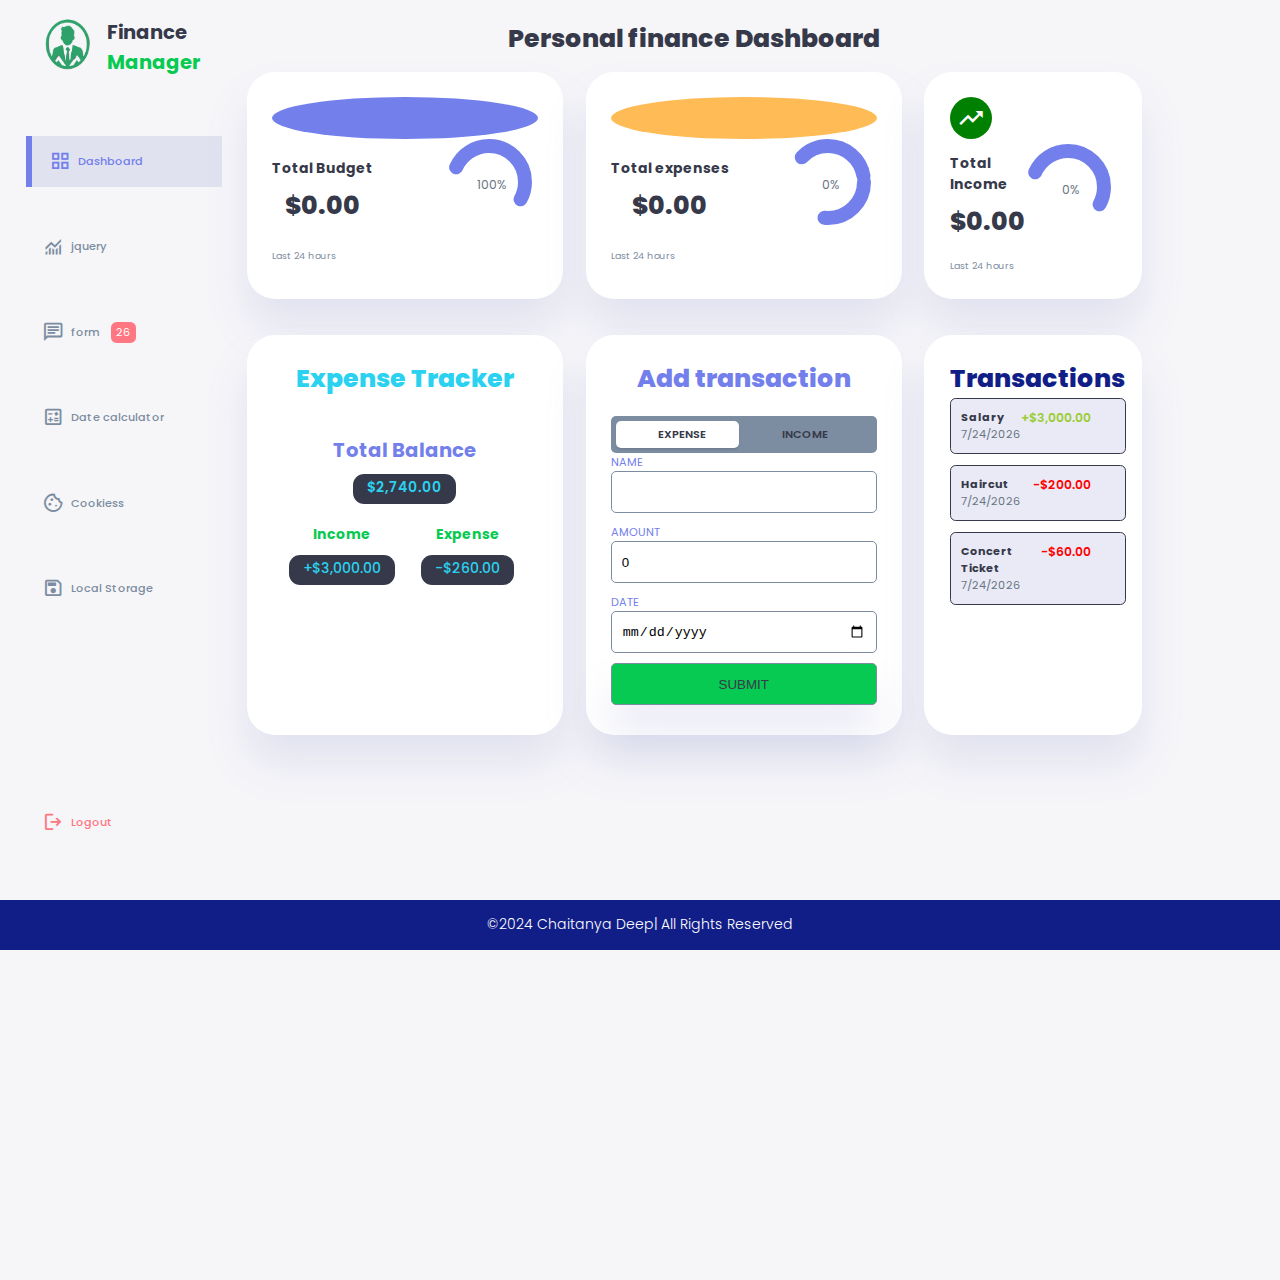
<file: Finance-Dashboard-1-main/Finance-Dashboard-1-main/index.html>
<!DOCTYPE html>
<html lang="en">
<head>
    <meta charset="UTF-8">
    <meta name="viewport" content="width=device-width, initial-scale=1.0">
    <title>Finance Dashboard</title>
    <link rel="icon" type="images/x-icon" href="/images/favicon.ico">
    <!-- Add any CSS libraries or stylesheets here -->
    <link rel="stylesheet" href="css/style.css">
    <link rel="stylesheet" href="https://fonts.googleapis.com/css2?family=Material+Symbols+Outlined:opsz,wght,FILL,GRAD@20..48,100..700,0..1,-50..200" />
    <link rel="preconnect" href="https://fonts.googleapis.com">
    <link rel="preconnect" href="https://fonts.gstatic.com" crossorigin>
    <link href="https://fonts.googleapis.com/css2?family=Poppins:wght@300;400;500;600;700;800&display=swap" rel="stylesheet">
    <!-- Material icon-->
    <link href="https://fonts.googleapis.com/css2?family=Material+Icons" rel="stylesheet">
</head>
<!-- TradingView Widget BEGIN -->
<nav>
<div class="tradingview-widget-container">
    <div class="tradingview-widget-container"></div>
  </div>
</nav>
<!-- TradingView Widget BEGIN -->
<body>
    <div class ="container">
    <aside>
<div class = "top">
    <div class="logo">
        <img src="images/logo.png" alt="Finance Manager Logo">
        <h2>Finance <span class="success">Manager</span></h2>
<div class="close" id="close-btn">
    <span class="material-icons">close</span>
</div>
    </div>
</div>

       <div class="sidebar">
        <a href="index.html" class="active">
        <span class="material-symbols-outlined">grid_view</span>
        <h3>Dashboard</h3>
        </a>
        <a href="jquery.html">
            <span class="material-symbols-outlined">monitoring</span>
            <h3>jquery</h3>
            </a>
            <a href="form.html">
                <span class="material-symbols-outlined">chat</span>
                <h3>form</h3>
                <span class="message-count">26</span>
                </a>
                <a href="date_calculations.html">
                    <span class="material-symbols-outlined">calculate</span>
                    <h3>Date calculator</h3>
                    </a>
                    <a href="cookies.html">
                        <span class="material-symbols-outlined">cookie</span>
                        <h3>Cookiess</h3>
                        </a>
                        <a href="local_storage.html">
                            <span class="material-symbols-outlined">save</span>
                            <h3>Local Storage</h3>
                            </a> 
                        <a href="">
                            <span class="material-symbols-outlined">logout</span>
                            <h3>Logout</h3>
                            </a>             
       </div>
        </aside>
        <main>
            
        <h1>Personal finance Dashboard</h1>
        

  <!-- TradingView Widget END -->
  
        <div class="insights">
        
            <div class="total-budget">
                <span class="material-icons">analytics</span>
                <div class="middle">
                    <div class="left">
                        <h3>Total Budget</h3>
                        <h1 id="total-budget">$0.00</h1>
                    </div>
                    <div class="progress">
                        <svg>
                            <circle cx="38" cy="38" r="36"></circle>
                        </svg>
                        <div class="number">
                            <p id="total-budget">100%</p>
                        </div>
                    </div>
                </div>
                <small class = "text-muted">Last 24 hours</small>
            </div>
            <!---------------------end of budget-------------------------------->
            <div class="expenses">
                <span class="material-icons">bar_chart</span>
                <div class="middle">
                    <div class="left">
                        <h3>Total expenses</h3>
                        <h1 id="total-expenses">$0.00</h1>
                    </div>
                    <div class="progress">
                        <svg>
                            <circle cx="38" cy="38" r="36"></circle>
                        </svg>
                        <div class="number">
                            <p id="expenses-percentage">0%</p>
                        </div>
                    </div>
                </div>
                <small class = "text-muted">Last 24 hours</small>
            </div>
            <!-----------END OF EXPENSES--------------->

             <!----------start of icome--------->
            <div class="income-up">
                <span class="material-icons">trending_up</span>
                <div class="middle">
                    <div class="left">
                        <h3>Total Income</h3>
                        <h1 id="total-income">$0.00</h1>
                    </div>
                    <div class="progress">
                        <svg>
                            <circle cx="38" cy="38" r="36"></circle>
                        </svg>
                        <div class="number">
                            <p id="income-percentage">0%</p>
                        </div>
                    </div>
                </div>
                <small class = "text-muted">Last 24 hours</small>
            </div>
            
            <!----------end of icome--------->

            <!-- Wrapper-->
            <div class="wrapper">
                <h1>Expense Tracker</h1>
                <div class="position">
                    <div>
                    <h2>Total Balance</h2>
                    <span id="balance">$0.00</span>
                </div>
                <div>
                    <h3>Income</h3>
                    <span id="income">$0.00</span>
                </div>
                <div>
                    <h3>Expense</h3>
                    <span id="expense">$0.00</span>
                </div>
            </div>
        </div>
        
    <div class="transaction">
        <h1>Add transaction</h1>
        <form id="transactionForm">
            <div>
                <label for="type">
                    <input type="checkbox" name="type" id="type" />
                    <div class="option">
                        <span>Expense</span>
                        <span>Income</span>

                    </div>
                </label>



            </div>
        <div>
            <label for="name">Name</label>
            <input type="text" name="name" required/>
        </div>
        <div>
            <label for="amount">Amount</label>
            <input type="number" name="amount" value="0" min= "0.01" step="0.01" required/>
        </div>
        <div>
            <label for="date">Date</label>
            <input type="date" name="date" required/>
        </div>
        <button type="submit">Submit</button>
    </form>
    </div>
    <div class="transactionList">
        <h1>Transactions</h1>
        <ul id="transactionList"></ul>
        <div id="status"></div>


    </div>
    </div>
    </main>
        <!----------------END OF MAIN------------------->
<div class="right">
    <!-----------------------Right start here-->
    <div class="top">
<button>
    <button id="menu-btn">
    <span class="material-icons">menu</span>
</button>
<div class="theme-toggler">
    <span class="material-icons active">light_mode</span>
    <span class="material-icons">dark_mode</span>
</div>
</div>

<!-----------------------End of top-->


  
    <!-- TradingView Widget END -->
</div> <!--------end of right-->
</div> <!------end of container-->
</body>
<footer class="footer">
    
    <p>&copy;2024 Chaitanya Deep| All Rights Reserved</p>
  </footer>

    <!-- Add any JavaScript libraries or scripts here -->
    <script src="scripts.js"></script>

</html>
</file>
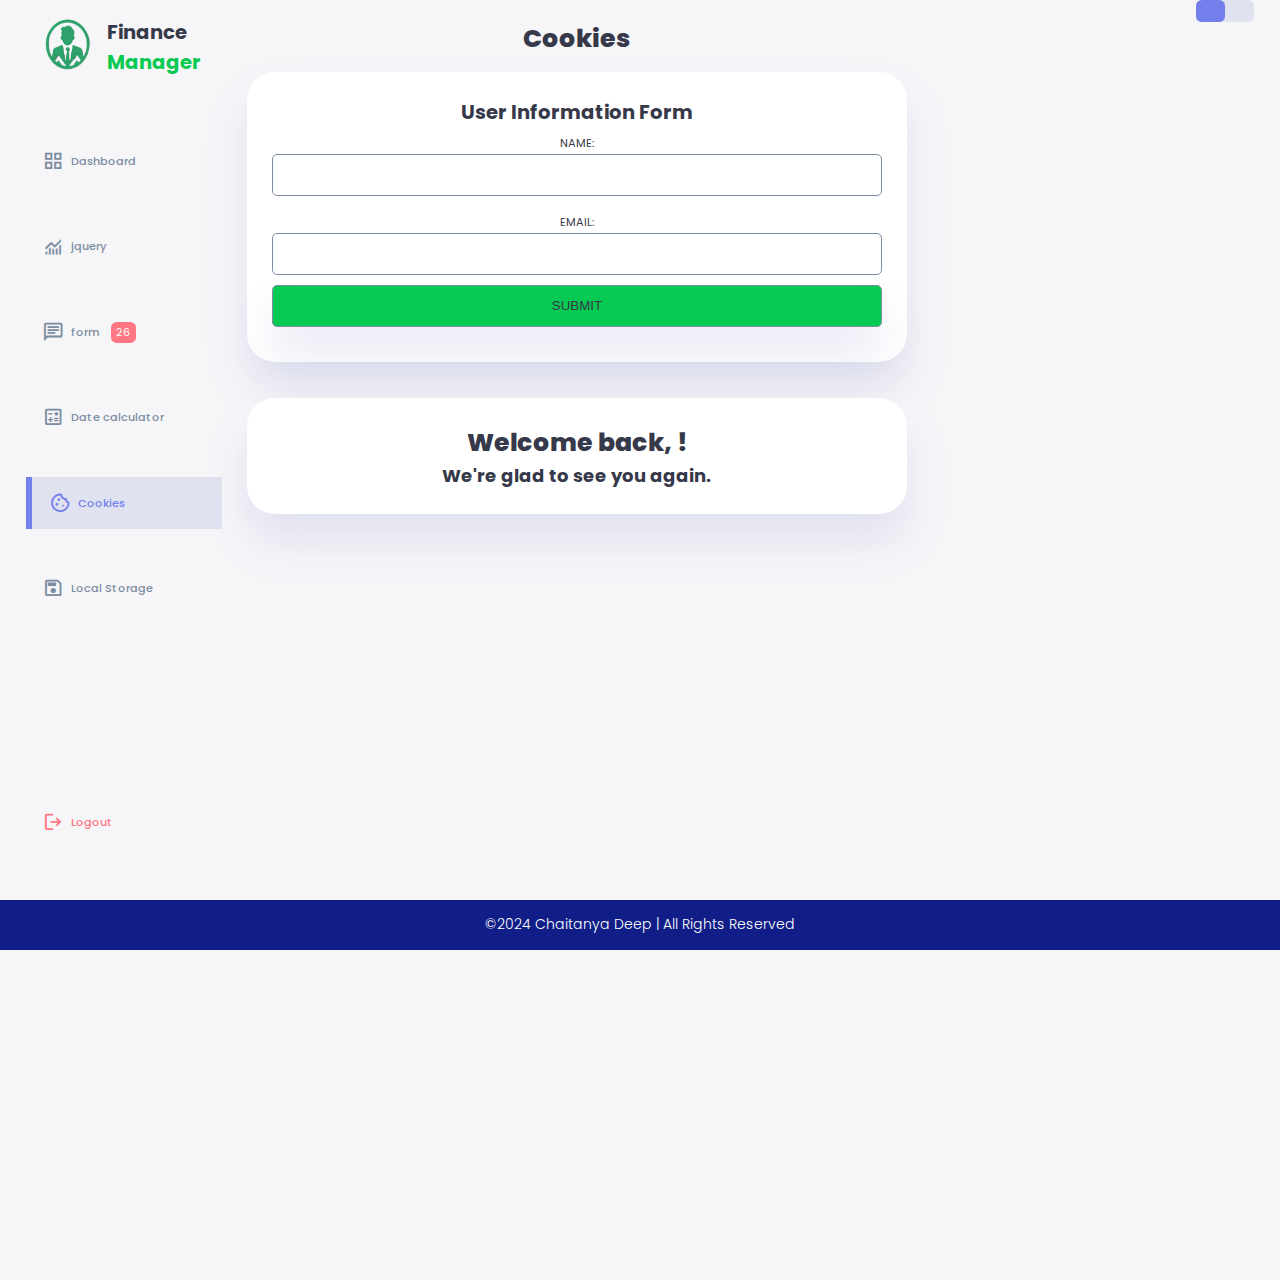
<file: Finance-Dashboard-1-main/Finance-Dashboard-1-main/cookies.html>
<!DOCTYPE html>
<html lang="en">
<head>
    <meta charset="UTF-8">
    <meta name="viewport" content="width=device-width, initial-scale=1.0">
    <title>Finance Dashboard</title>
    <link rel="icon" type="images/x-icon" href="/images/favicon.ico">
    <!-- Add any CSS libraries or stylesheets here -->
    <link rel="stylesheet" href="css/statics.css">
    <link rel="stylesheet" href="https://fonts.googleapis.com/css2?family=Material+Symbols+Outlined:opsz,wght,FILL,GRAD@20..48,100..700,0..1,-50..200" />
    <link rel="preconnect" href="https://fonts.googleapis.com">
    <link rel="preconnect" href="https://fonts.gstatic.com" crossorigin>
    <link href="https://fonts.googleapis.com/css2?family=Poppins:wght@300;400;500;600;700;800&display=swap" rel="stylesheet">
    <!-- Material icon-->
    <link href="https://fonts.googleapis.com/css2?family=Material+Icons" rel="stylesheet">
</head>
<!-- TradingView Widget BEGIN -->
<nav>
<div class="tradingview-widget-container">
    <div class="tradingview-widget-container"></div>
  </div>
</nav>
<!-- TradingView Widget BEGIN -->
<body>
    <div class ="container">
    <aside>
<div class = "top">
    <div class="logo">
        <img src="images/logo.png">
        <h2>Finance <span class="success">Manager</span></h2>
<div class="close" id="close-btn">
    <span class="material-icons">close</span>
</div>
    </div>
</div>

<div class="sidebar">
    <a href="index.html">
    <span class="material-symbols-outlined">grid_view</span>
    <h3>Dashboard</h3>
    </a>
        <a href="jquery.html">
            <span class="material-symbols-outlined">monitoring</span>
            <h3>jquery</h3>
            </a>
            <a href="form.html">
                <span class="material-symbols-outlined">chat</span>
                <h3>form</h3>
                <span class="message-count">26</span>
                </a>
                <a href="date_calculations.html">
                    <span class="material-symbols-outlined">calculate</span>
                    <h3>Date calculator</h3>
                    </a>
                    <a href="cookies.html" class="active">
                        <span class="material-symbols-outlined">cookie</span>
                        <h3>Cookies</h3>
                        </a>
                        <a href="local_storage.html">
                            <span class="material-symbols-outlined">save</span>
                            <h3>Local Storage</h3>
                            </a>   
                        <a href="">
                            <span class="material-symbols-outlined">logout</span>
                            <h3>Logout</h3>
                            </a>             
       </div>
        </aside>
        <main>
            
        <h1>Cookies</h1>
        

  <!-- TradingView Widget END -->
  
  <div class="insights">
    <div class="form">
        <form id="userInfoForm">
            <h2>User Information Form</h2>
            <label for="name">Name:</label>
            <input type="text" id="name" name="name" required>
            <label for="email">Email:</label>
            <input type="email" id="email" name="email" required>
            
            <input class="submit" type="submit" value="Submit">
        </form>
    </div>
    <div id="welcomeMessage">
        <h1>Welcome back, <span id="userName"></span>!</h1>
        <h3>We're glad to see you again.</h3>
    </div>
</div>

                       
           
    </main>
        <!----------------END OF MAIN------------------->
<div class="right">
    <!-----------------------Right start here-->
    <div class="top">
<button>
    <button id="menu-btn">
    <span class="material-icons">menu</span>
</button>
<div class="theme-toggler">
    <span class="material-icons active">light_mode</span>
    <span class="material-icons">dark_mode</span>
</div>
</div>

<!-----------------------End of top-->


</div> <!--------end of right-->
</div> <!------end of container-->
</body>
<footer class="footer">
    
    <p>&copy;2024 Chaitanya Deep | All Rights Reserved</p>
  </footer>

    <!-- Add any JavaScript libraries or scripts here -->
    <script src="cookies.js"></script>
    <script src="scripts.js"></script>

</html>
</file>
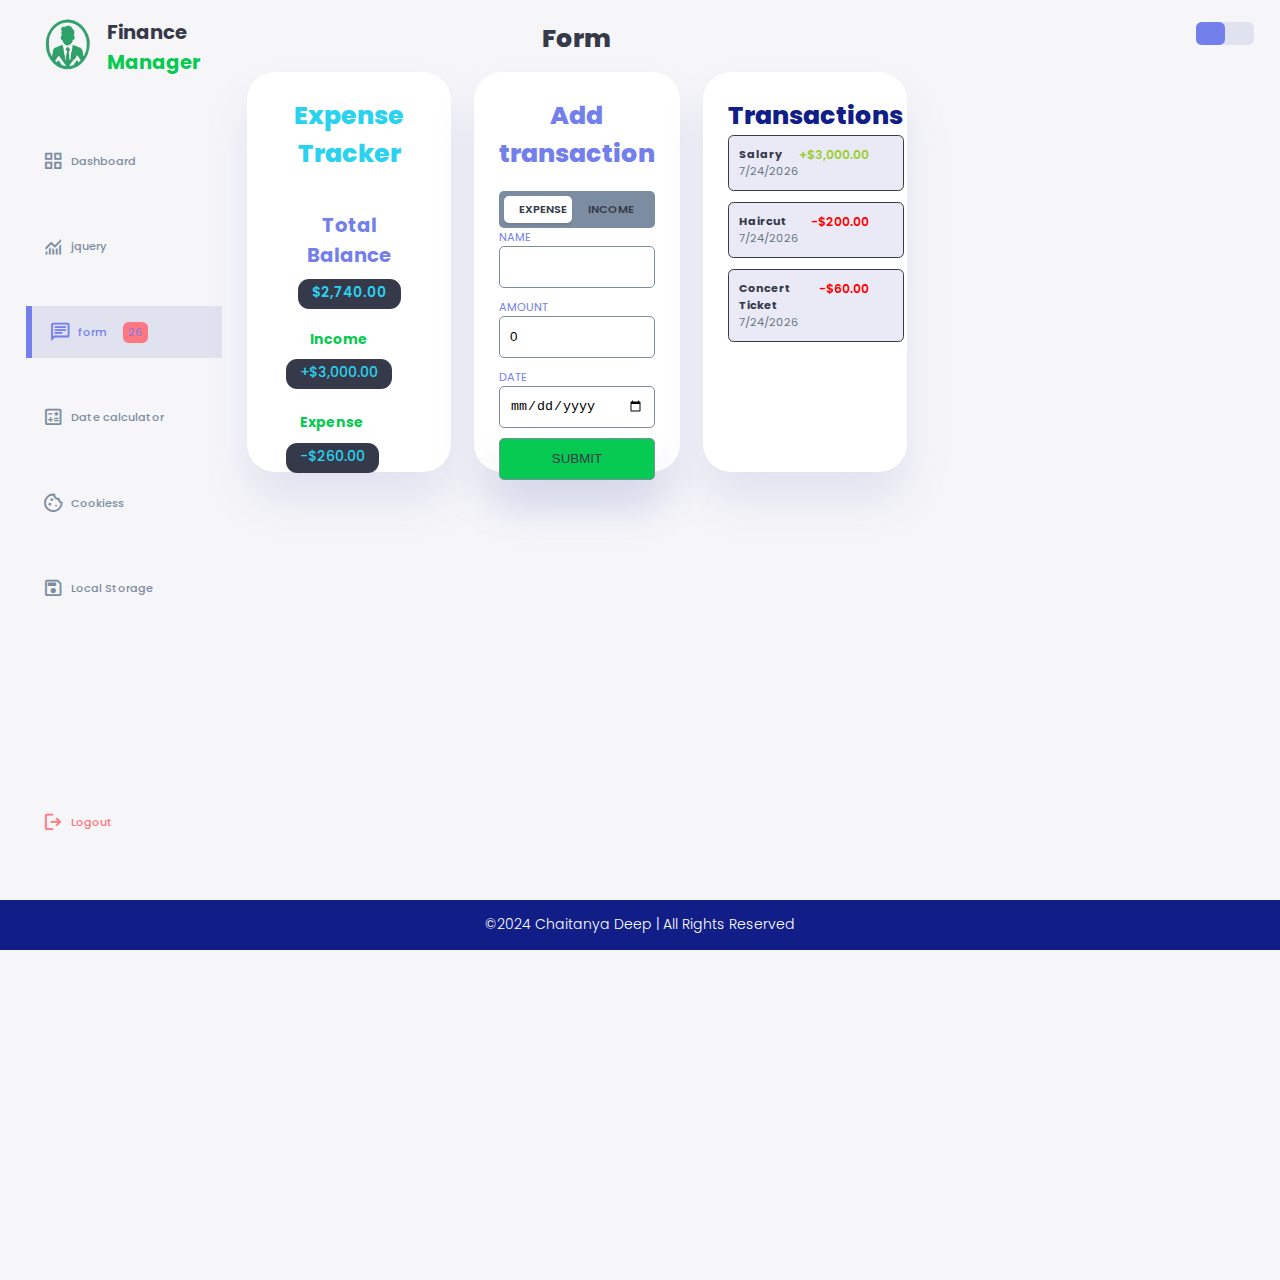
<file: Finance-Dashboard-1-main/Finance-Dashboard-1-main/form.html>
<!DOCTYPE html>
<html lang="en">
<head>
    <meta charset="UTF-8">
    <meta name="viewport" content="width=device-width, initial-scale=1.0">
    <title>Finance Dashboard</title>
    <link rel="icon" type="images/x-icon" href="/images/favicon.ico">
    <!-- Add any CSS libraries or stylesheets here -->
    <link rel="stylesheet" href="css/style.css">
    <link rel="stylesheet" href="https://fonts.googleapis.com/css2?family=Material+Symbols+Outlined:opsz,wght,FILL,GRAD@20..48,100..700,0..1,-50..200" />
    <link rel="preconnect" href="https://fonts.googleapis.com">
    <link rel="preconnect" href="https://fonts.gstatic.com" crossorigin>
    <link href="https://fonts.googleapis.com/css2?family=Poppins:wght@300;400;500;600;700;800&display=swap" rel="stylesheet">
    <!-- Material icon-->
    <link href="https://fonts.googleapis.com/css2?family=Material+Icons" rel="stylesheet">
</head>
<!-- TradingView Widget BEGIN -->
<nav>
<div class="tradingview-widget-container">
    <div class="tradingview-widget-container"></div>
  </div>
</nav>
<!-- TradingView Widget BEGIN -->
<body>
    <div class ="container">
    <aside>
<div class = "top">
    <div class="logo">
        <img src="images/logo.png" alt="Finance Manager Logo">
        <h2>Finance <span class="success">Manager</span></h2>
<div class="close" id="close-btn">
    <span class="material-icons">close</span>
</div>
    </div>
</div>

<div class="sidebar">
    <a href="index.html">
    <span class="material-symbols-outlined">grid_view</span>
    <h3>Dashboard</h3>
    </a>
        <a href="jquery.html">
            <span class="material-symbols-outlined">monitoring</span>
            <h3>jquery</h3>
            </a>
            <a href="form.html"class="active">
                <span class="material-symbols-outlined">chat</span>
                <h3>form</h3>
                <span class="message-count">26</span>
                </a>
                <a href="date_calculations.html">
                    <span class="material-symbols-outlined">calculate</span>
                    <h3>Date calculator</h3>
                    </a>
                    <a href="cookies.html">
                        <span class="material-symbols-outlined">cookie</span>
                        <h3>Cookiess</h3>
                        </a>
                        <a href="local_storage.html">
                            <span class="material-symbols-outlined">save</span>
                            <h3>Local Storage</h3>
                            </a>  
                        <a href="">
                            <span class="material-symbols-outlined">logout</span>
                            <h3>Logout</h3>
                            </a>             
       </div>
        </aside>
        <main>
            
        <h1>Form</h1>
        

  <!-- TradingView Widget END -->
  
        <div class="insights">
            <div class="wrapper">
                <h1>Expense Tracker</h1>
                <div class="position">
                    <div>
                    <h2>Total Balance</h2>
                    <span id="balance">$0.00</span>
                </div>
                <div>
                    <h3>Income</h3>
                    <span id="income">$0.00</span>
                </div>
                <div>
                    <h3>Expense</h3>
                    <span id="expense">$0.00</span>
                </div>
            </div>
        </div>
                <div class="transaction">
                    <h1>Add transaction</h1>
                    <form id="transactionForm">
                        <div>
                            <label for="type">
                                <input type="checkbox" name="type" id="type" />
                                <div class="option">
                                    <span>Expense</span>
                                    <span>Income</span>
            
                                </div>
                            </label>
            
            
            
                        </div>
                    <div>
                        <label for="name">Name</label>
                        <input type="text" name="name" required/>
                    </div>
                    <div>
                        <label for="amount">Amount</label>
                        <input type="number" name="amount" value="0" min= "0.01" step="0.01" required/>
                    </div>
                    <div>
                        <label for="date">Date</label>
                        <input type="date" name="date" required/>
                    </div>
                    <button type="submit">Submit</button>
                </form>
                </div>
                <div class="transactionList">
                    <h1>Transactions</h1>
                    <ul id="transactionList"></ul>
                    <div id="status"></div>
            
            
                </div>
                </div>
            
    </main>
        <!----------------END OF MAIN------------------->
<div class="right">
    <!-----------------------Right start here-->
    <div class="top">
<button>
    <button id="menu-btn">
    <span class="material-icons">menu</span>
</button>
<div class="theme-toggler">
    <span class="material-icons active">light_mode</span>
    <span class="material-icons">dark_mode</span>
</div>
</div>

<!-----------------------End of top-->


    
</div> <!--------end of right-->
</div> <!------end of container-->
</body>
<footer class="footer">
    
    <p>&copy;2024 Chaitanya Deep | All Rights Reserved</p>
  </footer>

    <!-- Add any JavaScript libraries or scripts here -->
    <script src="scripts.js"></script>
    

</html>
</file>
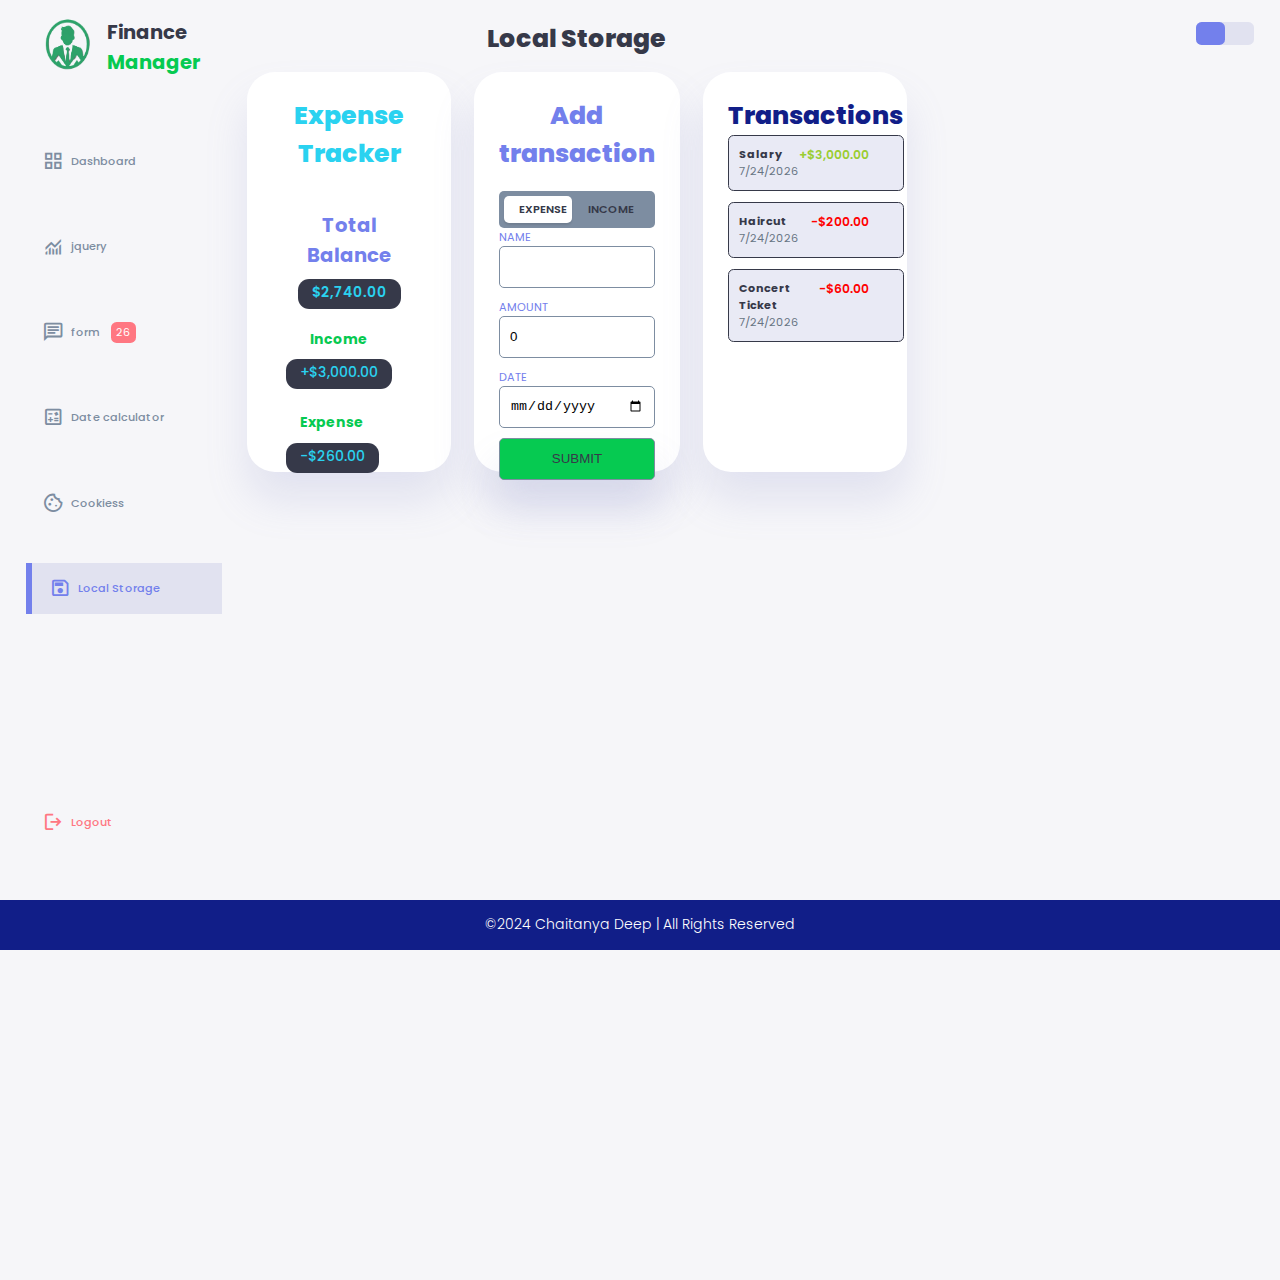
<file: Finance-Dashboard-1-main/Finance-Dashboard-1-main/local_storage.html>
<!DOCTYPE html>
<html lang="en">
<head>
    <meta charset="UTF-8">
    <meta name="viewport" content="width=device-width, initial-scale=1.0">
    <title>Finance Dashboard</title>
    <link rel="icon" type="images/x-icon" href="/images/favicon.ico">
    <!-- Add any CSS libraries or stylesheets here -->
    <link rel="stylesheet" href="css/style.css">
    <link rel="stylesheet" href="https://fonts.googleapis.com/css2?family=Material+Symbols+Outlined:opsz,wght,FILL,GRAD@20..48,100..700,0..1,-50..200" />
    <link rel="preconnect" href="https://fonts.googleapis.com">
    <link rel="preconnect" href="https://fonts.gstatic.com" crossorigin>
    <link href="https://fonts.googleapis.com/css2?family=Poppins:wght@300;400;500;600;700;800&display=swap" rel="stylesheet">
    <!-- Material icon-->
    <link href="https://fonts.googleapis.com/css2?family=Material+Icons" rel="stylesheet">
</head>
<!-- TradingView Widget BEGIN -->
<nav>
<div class="tradingview-widget-container">
    <div class="tradingview-widget-container"></div>
  </div>
</nav>
<!-- TradingView Widget BEGIN -->
<body>
    <div class ="container">
    <aside>
<div class = "top">
    <div class="logo">
        <img src="images/logo.png">
        <h2>Finance <span class="success">Manager</span></h2>
<div class="close" id="close-btn">
    <span class="material-icons">close</span>
</div>
    </div>
</div>

<div class="sidebar">
    <a href="index.html">
    <span class="material-symbols-outlined">grid_view</span>
    <h3>Dashboard</h3>
    </a>
        <a href="jquery.html">
            <span class="material-symbols-outlined">monitoring</span>
            <h3>jquery</h3>
            </a>
            <a href="form.html">
                <span class="material-symbols-outlined">chat</span>
                <h3>form</h3>
                <span class="message-count">26</span>
                </a>
                <a href="date_calculations.html">
                    <span class="material-symbols-outlined">calculate</span>
                    <h3>Date calculator</h3>
                    </a>
                    <a href="cookies.html">
                        <span class="material-symbols-outlined">cookie</span>
                        <h3>Cookiess</h3>
                        </a>
                        <a href="local_storage.html"class="active">
                            <span class="material-symbols-outlined">save</span>
                            <h3>Local Storage</h3>
                            </a>    
                        <a href="">
                            <span class="material-symbols-outlined">logout</span>
                            <h3>Logout</h3>
                            </a>             
       </div>
        </aside>
        <main>
            
        <h1>Local Storage</h1>
        

  <!-- TradingView Widget END -->
  
        <div class="insights">
        
                <div class="wrapper">
                    <h1>Expense Tracker</h1>
                    <div class="position">
                        <div>
                        <h2>Total Balance</h2>
                        <span id="balance">$0.00</span>
                    </div>
                    <div>
                        <h3>Income</h3>
                        <span id="income">$0.00</span>
                    </div>
                    <div>
                        <h3>Expense</h3>
                        <span id="expense">$0.00</span>
                    </div>
                </div>
            </div>
                    <div class="transaction">
                        <h1>Add transaction</h1>
                        <form id="transactionForm">
                            <div>
                                <label for="type">
                                    <input type="checkbox" name="type" id="type" />
                                    <div class="option">
                                        <span>Expense</span>
                                        <span>Income</span>
                
                                    </div>
                                </label>
                
                
                
                            </div>
                        <div>
                            <label for="name">Name</label>
                            <input type="text" name="name" required/>
                        </div>
                        <div>
                            <label for="amount">Amount</label>
                            <input type="number" name="amount" value="0" min= "0.01" step="0.01" required/>
                        </div>
                        <div>
                            <label for="date">Date</label>
                            <input type="date" name="date" required/>
                        </div>
                        <button type="submit">Submit</button>
                    </form>
                    </div>
                    <div class="transactionList">
                        <h1>Transactions</h1>
                        <ul id="transactionList"></ul>
                        <div id="status"></div>
                
                
                    </div>
                    </div>
                
        </main>
        <!----------------END OF MAIN------------------->
<div class="right">
    <!-----------------------Right start here-->
    <div class="top">
<button>
    <button id="menu-btn">
    <span class="material-icons">menu</span>
</button>
<div class="theme-toggler">
    <span class="material-icons active">light_mode</span>
    <span class="material-icons">dark_mode</span>
</div>
</div>

<!-----------------------End of top-->


</div> <!--------end of right-->
</div> <!------end of container-->
</body>
<footer class="footer">
    
    <p>&copy;2024 Chaitanya Deep | All Rights Reserved</p>
  </footer>

    <!-- Add any JavaScript libraries or scripts here -->
    <script src="scripts.js"></script>

</html>
</file>
<file: Finance-Dashboard-1-main/Finance-Dashboard-1-main/css/style.css>
@import url("https://fonts.googleapis.com/css2?family=Poppins:wght@200;300;400;500;600;700;800;900&display=swap");

/*------ROOT VARIABLES--------*/
:root {
    --color-primary:    #7380ec;
    --color-secondary:   #2ad2f0;
    --color-danger: #ff7782;
    --color-success:#06ca51;
    --color-warning:    #ffbb55;
    --color-white:      #fff;
    --color-info-dark:  #7d8da1;
    --color-info-light:#dce1eb;
    --color-dark:#363949;
    --color-light:  rgba(132, 139, 200, 0.18);
    --color-primary-variant:#111e88;
    --color-dark-variant:#677483;
    --color-background:#f6f6f9;

    --card-border-radius: 2rem;
    --border-radius-1: 0.4rem;
    --border-radius-2: 0.8rem;
    --border-radius-3: 1.2rem;

    --card-padding: 1.8rem;
    --padding-1: 1.2rem;

    --box-shadow: 0 2rem 3rem var(--color-light);
}
/*****************        Dark theme variables *****************/

.dark-theme-variables {
    --color-background: #181a1e;
    --color-white: #202528;
    --color-dark: #edeffd;
    --color-dark-variant: #a3bdcc;
    --color-info-light:#3f4144;
    --color-primary-variant: #4da8f3;
    --color-light: rgba(0,0,0, 0.4);
    --box-shadow: 0 2rem 3rem var(--color-light)
}




* {
    margin:0;
    padding:0;
    outline:0;
    appearance: none;
    border:0;
    text-decoration: none;
    list-style: 0;
    box-sizing: border-box;
}

html{
    font-size: 14px;

}

body {
    width:100vw;
    height: 100vw;
    font-family: poppins, sans-serif;
    font-size: 0.88rem;
    background: var(--color-background);
    user-select: none;
    overflow-x: hidden;
    color: var(--color-dark)
}

a {
    color: var(--color-dark)
}

img {
    display: block;
    width: 100%;
}

h1 {
    font-weight: 800;
    font-size: 1.8rem;
text-align: center;
}
h2 {
    font-size: 1.4rem;
}

h3 {
    font-size: 0.8rem;
}
h4 {
    font-size: 0.75rem;
}
small {
    font-size: 0.68rem;

}
.container{
    display: grid;
    width: 96%;
    margin: 0 auto;
    gap: 1.8rem;
    grid-template-columns: 14rem auto  23rem;

}

.profile-photo {
    width: 2.8rem;
    height: 2.8rem;
    border-radius: 50%;
    overflow: hidden;
}
.text-muted{
    color:var(--color-info-dark)
}
p{
    color:var(--color-dark-variant)
}
b{
    color:var(--color-dark)
}
.primary{
    color:var(--color-primary)
}
.danger{
    color:var(--color-danger)
}
.success{
    color:var(--color-success)
}
.warning {
    color:var(--color-warning)
}
aside {
    height: 100vh;
    

}
aside .top{
    
    display: flex;
    align-items: center;
    justify-content: space-between;
    margin-top: 1.2rem;
    
}
aside .logo{
    display: flex;
    gap: 0.8rem;
    margin-left: 1rem;
    


}
aside .logo img{
    width: 4rem;
    height: 4rem;
    
}
aside .close{
    display: none;
}

/* ===================================   SIDEBAR   ============================================= */

aside .sidebar{
   
    display: flex;
    flex-direction: column;
    height: 86vh;
    position: relative;
    top: 3rem;
}
aside h3 
{
    font-weight: 500;

}
aside .sidebar a {
    display: flex;
    color: var(--color-info-dark);
    margin: 1.2rem;
    gap: 0.5rem;
    align-items: center;
    position: relative;
    height: 3.7rem;
    transition: all 300ms ease;
}
aside .sidebar a span {
    font-size: 1.6rem;
    transition: all 300ms ease;
}

aside .sidebar a:last-child {
    position: absolute;
    bottom: 2rem;
    width:100%;
    color: var(--color-danger);
}

aside .sidebar a.active {
    background: var(--color-light);
    color: var(--color-primary);
    margin-left: 0;
    width: 100%;
}
aside .sidebar a.active:before {
    content: "";
    width: 6px;
    height: 100%;
    background: var(--color-primary);
}

aside .sidebar a.active span {
    color: var(--color-primary);
    margin-left: calc(1rem - 4px);
}

aside .sidebar a:hover {
    color: var(--color-primary);
}
aside .sidebar a:hover span {
    margin-left: 1rem;
}
aside .sidebar .message-count {
    background: var(--color-danger);
    color: var(--color-white);
    padding: 2px 5px;
    font-size: 11px;
    border-radius: var(--border-radius-1);
    margin: 5px;
}


/* =====================  MAIN =============================== */
main {
    margin-top: 1.4rem;
}
main h1 {
    text-align: center;
}
main .insights  {
    display: grid;
    grid-template-columns: repeat(3, 1fr);
    gap: 1.6rem;
}

main .insights  > div {
    background: var(--color-white);
    padding: var(--card-padding);
    border-radius: var(--card-border-radius);
    margin-top: 1rem;
    box-shadow: var(--box-shadow);
    transition: all 300ms ease;
}

main .insights >div:hover {
    box-shadow: none;
}

main .insights .total-budget >  span {
    background: var(--color-primary);
    padding: 0.5rem;
    border-radius: 50%;
    color: var(--color-white);
    font-size: 2rem;
}

main .insights .expenses  > span {
    background-color: var(--color-warning);
    padding: 0.5rem;
    border-radius: 50%;
    color: var(--color-white);
    font-size: 2rem;
}

main .insights .income-up  > span
{
    padding: 0.5rem;
    border-radius: 50%;
    color: var(--color-white);
    font-size: 2rem;
    background-color: green;
}

main .insights  > div .middle {
    display: flex;
    align-items: center;
    justify-content: space-between;
}

main .insights h3
{
    margin: 1rem 0 0.6rem;
    font-size: 1rem;
}

main .insights .progress {
    position: relative;
    width: 92px;
    height: 92px;
    border-radius: 50%;
}
main .insights svg {
    width: 7rem;
    height: 7rem;
}
main .insights svg circle {
    fill: none;
    stroke: var(--color-primary);
    stroke-width: 14;
    stroke-linecap: round;
    transform: translate(5px, 5px);
    stroke-dasharray: 110;
    stroke-dashoffset: 92;
}
main .insights  .sales svg circle  {
    stroke-dashoffset: -30;
    stroke-dasharray: 200;
}
main .insights  .expenses svg circle  {
    stroke-dashoffset: 20;
    stroke-dasharray: 80;
}
main .insights .income svg circle  {
    stroke-dashoffset: 35;
    stroke-dasharray: 110;
}
main .insights  .progress .number {
    position: absolute;
    top: 0;
    left: 0;
    height: 100%;
    width: 100%;
    display: flex;
    justify-content: center;
    align-items: center;
}
main .insights small {
    margin-top: 1.3rem;
    display: block;
}
main .wrapper {
    width: 100%;
    height: 400px;
}
main .wrapper h1{
    color: var(--color-secondary);
    margin-bottom: 30px;
}

main .position {
    display: flex;
    flex-wrap: wrap;
    margin: 0;
    padding: 0.5rem;
    text-align: center;
}

main .position div:first-child { 
    flex-basis: 100%;
    font-size: 1.8rem;
    font-weight: 600;
    color: var(--color-primary);
    
}

main  .position div:nth-child(n + 2) { 
    flex-basis: 50%;
    font-size: 1.2rem;
    font-weight: 500;
    color: #06ca51;
    padding: 0.5rem;
}

main .wrapper > div span {
    background: var(--color-dark);
    padding: 0.2rem 1rem 0.5rem 1rem;
    border-radius: var(--border-radius-2);
    color: var(--color-secondary);
    font-size: 1rem;
}
main .transaction {
    width: 100%;
    height: 400px;
}
main .transactionList  {
    color:  var(--color-primary-variant);
    width: 100%;
    max-height: 400px;
    overflow-y: auto;
}
main .transactionList ul li > div span {
    align-items: end;

}
main .transactionList ul {
    list-style-type: none;
    padding: 0;
    margin: 0;
    display: grid;
    grid-template-columns: repeat(auto-fill,minimax(200px,1fr));
    gap: 1px;
}
main .transactionList ul li {
    display: flex;
    margin-bottom: 10px;
    padding: 10px;
    border: 1px solid var(--color-dark);
    border-radius: var(--border-radius-1);
    background-color: var(--color-light);
    justify-content: space-between;
    align-items: flex-start;

}
main .transactionList ul li:hover {
    background: var(--box-shadow);

}
main .name {
    flex: 1;
}
main .name h4 {
    color: var(--color-dark);
    font-size: 0.8rem;
    text-transform: capitalize;
}
main .name p {
    font-size: 0.8rem;
}
main .amount {
    font-weight: 600;
}

#status {
    text-align: center;
    margin-bottom: 10px;
}
main .amount.income {
    color: yellowgreen;
}
.amount.expense {
    color: red;
}
main .action {
    position: flex;
    align-items: flex-end;
    color: var(--color-danger);
    display: grid;
    place-items: center;
    transform: scaleX(0);
    cursor: pointer;
}
main ul li:hover .action {
    transform: scaleX(1);
}

main .transaction  {
    color:  var(--color-primary);
}

form button {
    cursor: pointer;
}
form input:not(#type), form button{
    width: 100%;
    padding: 10px;
    border: 1px solid var(--color-info-dark);
    border-radius: 5px;
    margin-bottom: 10px;
    height: 42px;
}
main .transaction form button {
    background-color: var(--color-success);
    color: var(--color-dark);
    text-transform: uppercase;
    box-shadow: var(--box-shadow);
}
.transaction form label {
    font-size: 0.8rem;
    text-transform: uppercase;
}
form div:first-child(n + 2) {
    flex-basis: 100%;
}
form div:nth-child(n + 2) {
    flex-basis: calc(50% - 5px);
}
main .transaction input#type {
    appearance:none;
    position: flex;
}
main .transaction .option {
    display: flex;
    align-items: center;
    justify-content: center;
    padding: 10px;
    background: var(--color-info-dark);
    border-radius: 5px;
    position: relative;
}

main .option span {
    width: 50%;
    text-align: center;
    cursor: pointer;
    z-index: 2;
    font-weight: 600;
    color: var(--color-dark);
}
main .option::before {
    content: '';
    position:absolute;
    top: 5px;
    left: 0;
    background-color: var(--color-white);
    height: calc(100% - 10px);
    width: calc(50% - 10px);
    transform: translateX(5px);
    border-radius: inherit;
    box-shadow: 0 2px 2px rgba(0,0,0,0.1);
    transition: all 200ms;
}
input#type:checked ~ .option::before {
    left: 50%;
}
/* =====================  END OF MAIN =============================== */

/*======RIGHT START HERE======*/
.right {
    margin-top: 1.6rem;
}
.right .top {
    display: flex;
    justify-content: end;
    gap: 2rem;
}
.right .top button { 
    display: none;
}
.right .theme-toggler {
    background: var(--color-light);
    display: flex;
    justify-content: space-between;
    align-items: center;
    height: 1.6rem;
    width: 4.2rem;
    cursor: pointer;
    border-radius: var(--border-radius-1);
}
.right .theme-toggler span {
    font-size: 1.2rem;
    width: 50%;
    height: 100%;
    display: flex;
    align-items: center;
    justify-content: center;
    cursor: pointer;
}
.right .theme-toggler span.active {
background: var(--color-primary);
color: white;
border-radius: var(--border-radius-1);
}

.right .tradingview-widget-news {
    margin-top: 10px;
    
}




.footer {
  position:absolute;
  width: 100%;
  background: var(--color-primary-variant);
  min-height: 50px;
  padding: 5px 10px;
  display:flex;
  justify-content: center;
  align-items: center;
  flex-direction: column;
}

.footer p {
    color: #fff;
    margin: 5px 0 7px 0;
    font-size: 1rem;
    font-weight: 300;
  }
</file>
<file: Finance-Dashboard-1-main/Finance-Dashboard-1-main/css/statics.css>
@import url("https://fonts.googleapis.com/css2?family=Poppins:wght@200;300;400;500;600;700;800;900&display=swap");

/*------ROOT VARIABLES--------*/
:root {
    --color-primary:    #7380ec;
    --color-secondary:   #2ad2f0;
    --color-danger: #ff7782;
    --color-success:#06ca51;
    --color-warning:    #ffbb55;
    --color-white:      #fff;
    --color-info-dark:  #7d8da1;
    --color-info-light:#dce1eb;
    --color-dark:#363949;
    --color-light:  rgba(132, 139, 200, 0.18);
    --color-primary-variant:#111e88;
    --color-dark-variant:#677483;
    --color-background:#f6f6f9;

    --card-border-radius: 2rem;
    --border-radius-1: 0.4rem;
    --border-radius-2: 0.8rem;
    --border-radius-3: 1.2rem;

    --card-padding: 1.8rem;
    --padding-1: 1.2rem;

    --box-shadow: 0 2rem 3rem var(--color-light);
}
/*****************        Dark theme variables *****************/

.dark-theme-variables {
    --color-background: #181a1e;
    --color-white: #202528;
    --color-dark: #edeffd;
    --color-dark-variant: #a3bdcc;
    --color-info-light:#3f4144;
    --color-primary-variant: #4da8f3;
    --color-light: rgba(0,0,0, 0.4);
    --box-shadow: 0 2rem 3rem var(--color-light)
}




* {
    margin:0;
    padding:0;
    outline:0;
    appearance: none;
    border:0;
    text-decoration: none;
    list-style: 0;
    box-sizing: border-box;
}

html{
    font-size: 14px;

}

body {
    width:100vw;
    height: 100vw;
    font-family: poppins, sans-serif;
    font-size: 0.88rem;
    background: var(--color-background);
    user-select: none;
    overflow-x: hidden;
    color: var(--color-dark)
}

a {
    color: var(--color-dark)
}

img {
    display: block;
    width: 100%;
}

h1 {
    font-weight: 800;
    font-size: 1.8rem;
text-align: center;
}
h2 {
    font-size: 1.4rem;
}

h3 {
    font-size: 0.8rem;
}
h4 {
    font-size: 0.75rem;
}
small {
    font-size: 0.68rem;

}
.container{
    display: grid;
    width: 96%;
    margin: 0 auto;
    gap: 1.8rem;
    grid-template-columns: 14rem auto  23rem;

}

.profile-photo {
    width: 2.8rem;
    height: 2.8rem;
    border-radius: 50%;
    overflow: hidden;
}
.text-muted{
    color:var(--color-info-dark)
}
p{
    color:var(--color-dark-variant)
}
b{
    color:var(--color-dark)
}
.primary{
    color:var(--color-primary)
}
.danger{
    color:var(--color-danger)
}
.success{
    color:var(--color-success)
}
.warning {
    color:var(--color-warning)
}
aside {
    height: 100vh;
    

}
aside .top{
    
    display: flex;
    align-items: center;
    justify-content: space-between;
    margin-top: 1.2rem;
    
}
aside .logo{
    display: flex;
    gap: 0.8rem;
    margin-left: 1rem;
    


}
aside .logo img{
    width: 4rem;
    height: 4rem;
    
}
aside .close{
    display: none;
}
/* ===================================   SIDEBAR   ============================================= */

aside .sidebar{
   
    display: flex;
    flex-direction: column;
    height: 86vh;
    position: relative;
    top: 3rem;
}
aside h3 
{
    font-weight: 500;

}
aside .sidebar a {
    display: flex;
    color: var(--color-info-dark);
    margin: 1.2rem;
    gap: 0.5rem;
    align-items: center;
    position: relative;
    height: 3.7rem;
    transition: all 300ms ease;
}
aside .sidebar a span {
    font-size: 1.6rem;
    transition: all 300ms ease;
}

aside .sidebar a:last-child {
    position: absolute;
    bottom: 2rem;
    width:100%;
    color: var(--color-danger);
}

aside .sidebar a.active {
    background: var(--color-light);
    color: var(--color-primary);
    margin-left: 0;
    width: 100%;
}
aside .sidebar a.active:before {
    content: "";
    width: 6px;
    height: 100%;
    background: var(--color-primary);
}

aside .sidebar a.active span {
    color: var(--color-primary);
    margin-left: calc(1rem - 4px);
}

aside .sidebar a:hover {
    color: var(--color-primary);
}
aside .sidebar a:hover span {
    margin-left: 1rem;
}
aside .sidebar .message-count {
    background: var(--color-danger);
    color: var(--color-white);
    padding: 2px 5px;
    font-size: 11px;
    border-radius: var(--border-radius-1);
    margin: 5px;
}

main {
    margin-top: 1.4rem;
}
main h1 {
    text-align: center;
}
main .insights  {
    display: grid;
    gap: 1.6rem;
}

form input, form button{
    width: 100%;
    padding: 10px;
    border: 1px solid var(--color-info-dark);
    border-radius: 5px;
    margin-bottom: 10px;
    height: 42px;
}
form .submit {
    background-color: var(--color-success);
    color: var(--color-dark);
    text-transform: uppercase;
    box-shadow: var(--box-shadow);
}
 form label {
    font-size: 0.8rem;
    text-transform: uppercase;
}
.insights #welcomeMessage
{
    text-align: center;
}
.insights #welcomeMessage h1
{
    color: var(--color-dark);
   
}
.insights .container {
    text-align: center;
    display: block;
    align-items: center;
}

.insights button {
    background-color: var(--color-success);
    border-radius: var(--border-radius-2);
    width: 15rem;
    height: 5rem;
    display: block;
    align-items: center;
    margin: 10px 0 10px 500px ;
    cursor: pointer;
}
.insights #welcomeMessage h3
{
    color: var(--color-dark);
    font-size: large;
   
}
.insights #welcomeMessage span {
    color:var(--color-primary)
}
main .insights  > div {
    background: var(--color-white);
    padding: var(--card-padding);
    border-radius: var(--card-border-radius);
    margin-top: 1rem;
    box-shadow: var(--box-shadow);
    transition: all 300ms ease;
}

main .insights >div:hover {
    box-shadow: none;
}
#pieChartContainer {
    size: 100px;
}
.badge {
    padding: 10px;
    background: var(--color-success);
    color:var(--color-dark);
    border-radius: var(--border-radius-1);
    margin: 10px 0 10px 500px ;
    width: 250px;
    align-items: center;
  }
.btc-badge {
    padding: 10px;
    background: var(--color-primary);
    border-radius: 5px;
    margin: 10px 0 10px 500px ;
    box-shadow: black;
    width: 250px;
    color: var(--color-dark);
  }
#currentDate {
    text-align: center;
    font-weight: 700;
    font: 2em sans-serif;
}
#futureDate {
    text-align: center;
    font-size: 1.5em;
    font-weight: 600;
}
.form {
   text-align: center;
   font-size: 1.5em;
}
.right .top {
    display: flex;
    justify-content: end;
    gap: 2rem;
}
.right .top button { 
    display: none;
}
.right .theme-toggler {
    background: var(--color-light);
    display: flex;
    justify-content: space-between;
    align-items: center;
    height: 1.6rem;
    width: 4.2rem;
    cursor: pointer;
    border-radius: var(--border-radius-1);
}
.right .theme-toggler span {
    font-size: 1.2rem;
    width: 50%;
    height: 100%;
    display: flex;
    align-items: center;
    justify-content: center;
}
.right .theme-toggler span.active {
background: var(--color-primary);
color: white;
border-radius: var(--border-radius-1);
}




.footer {
  position:absolute;
  width: 100%;
  background: var(--color-primary-variant);
  min-height: 50px;
  padding: 5px 10px;
  display:flex;
  justify-content: center;
  align-items: center;
  flex-direction: column;
}

.footer p {
    color: #fff;
    margin: 5px 0 7px 0;
    font-size: 1rem;
    font-weight: 300;
  }
</file>
